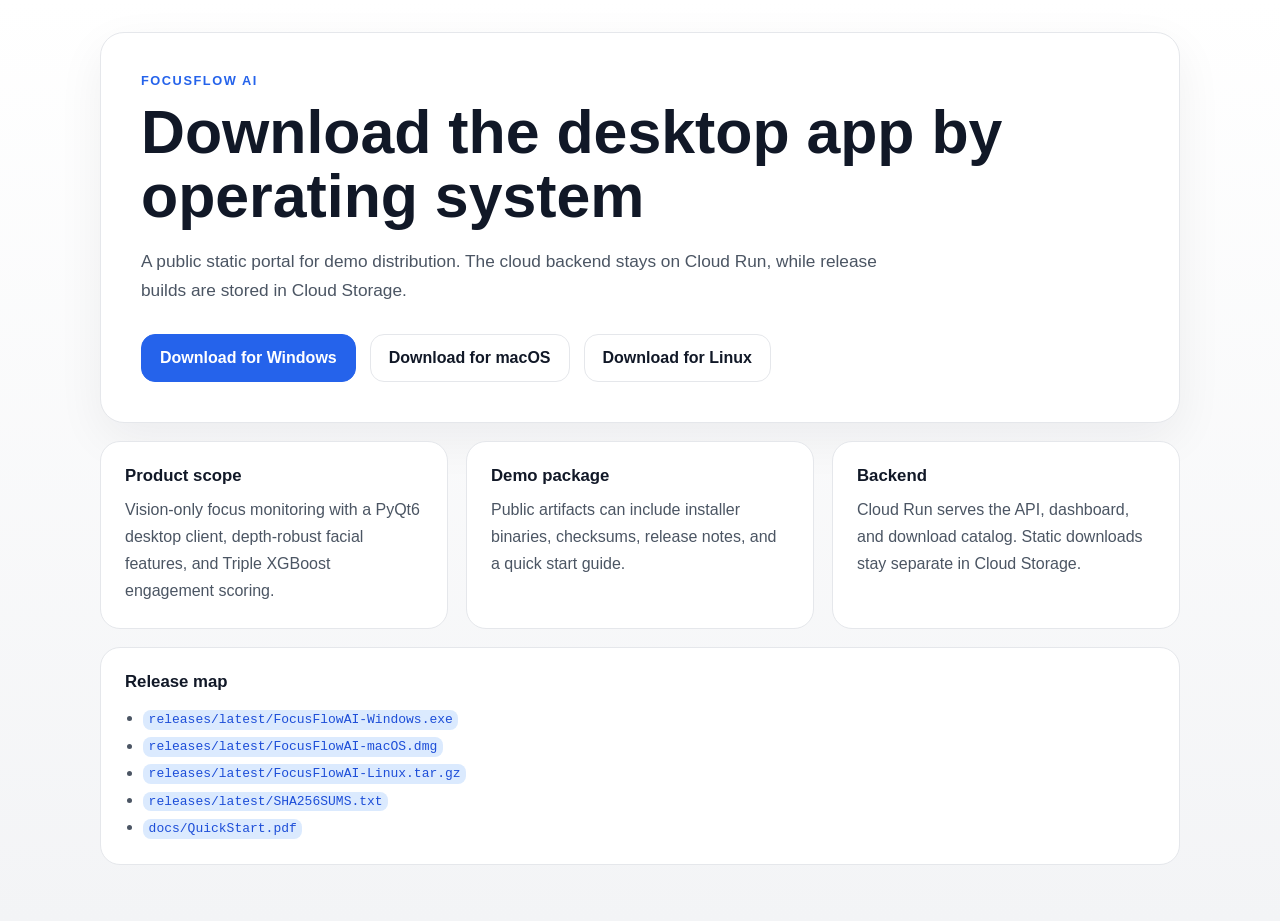
<file: deploy/gcp/static-site/index.html>
<!doctype html>
<html lang="en">
  <head>
    <meta charset="utf-8" />
    <meta name="viewport" content="width=device-width, initial-scale=1" />
    <title>FocusFlow AI | Download Portal</title>
    <meta
      name="description"
      content="Public download portal for FocusFlow AI desktop builds and demo resources."
    />
    <link rel="stylesheet" href="style.css" />
  </head>
  <body>
    <main class="shell">
      <section class="hero">
        <p class="eyebrow">FocusFlow AI</p>
        <h1>Download the desktop app by operating system</h1>
        <p class="lede">
          A public static portal for demo distribution. The cloud backend stays
          on Cloud Run, while release builds are stored in Cloud Storage.
        </p>
        <div class="actions">
          <a class="button primary" href="releases/latest/FocusFlowAI-Windows.exe">
            Download for Windows
          </a>
          <a class="button" href="releases/latest/FocusFlowAI-macOS.dmg">
            Download for macOS
          </a>
          <a class="button" href="releases/latest/FocusFlowAI-Linux.tar.gz">
            Download for Linux
          </a>
        </div>
      </section>

      <section class="grid">
        <article class="card">
          <h2>Product scope</h2>
          <p>
            Vision-only focus monitoring with a PyQt6 desktop client,
            depth-robust facial features, and Triple XGBoost engagement scoring.
          </p>
        </article>
        <article class="card">
          <h2>Demo package</h2>
          <p>
            Public artifacts can include installer binaries, checksums, release
            notes, and a quick start guide.
          </p>
        </article>
        <article class="card">
          <h2>Backend</h2>
          <p>
            Cloud Run serves the API, dashboard, and download catalog. Static
            downloads stay separate in Cloud Storage.
          </p>
        </article>
      </section>

      <section class="releases card">
        <h2>Release map</h2>
        <ul>
          <li><code>releases/latest/FocusFlowAI-Windows.exe</code></li>
          <li><code>releases/latest/FocusFlowAI-macOS.dmg</code></li>
          <li><code>releases/latest/FocusFlowAI-Linux.tar.gz</code></li>
          <li><code>releases/latest/SHA256SUMS.txt</code></li>
          <li><code>docs/QuickStart.pdf</code></li>
        </ul>
      </section>
    </main>
  </body>
</html>
</file>
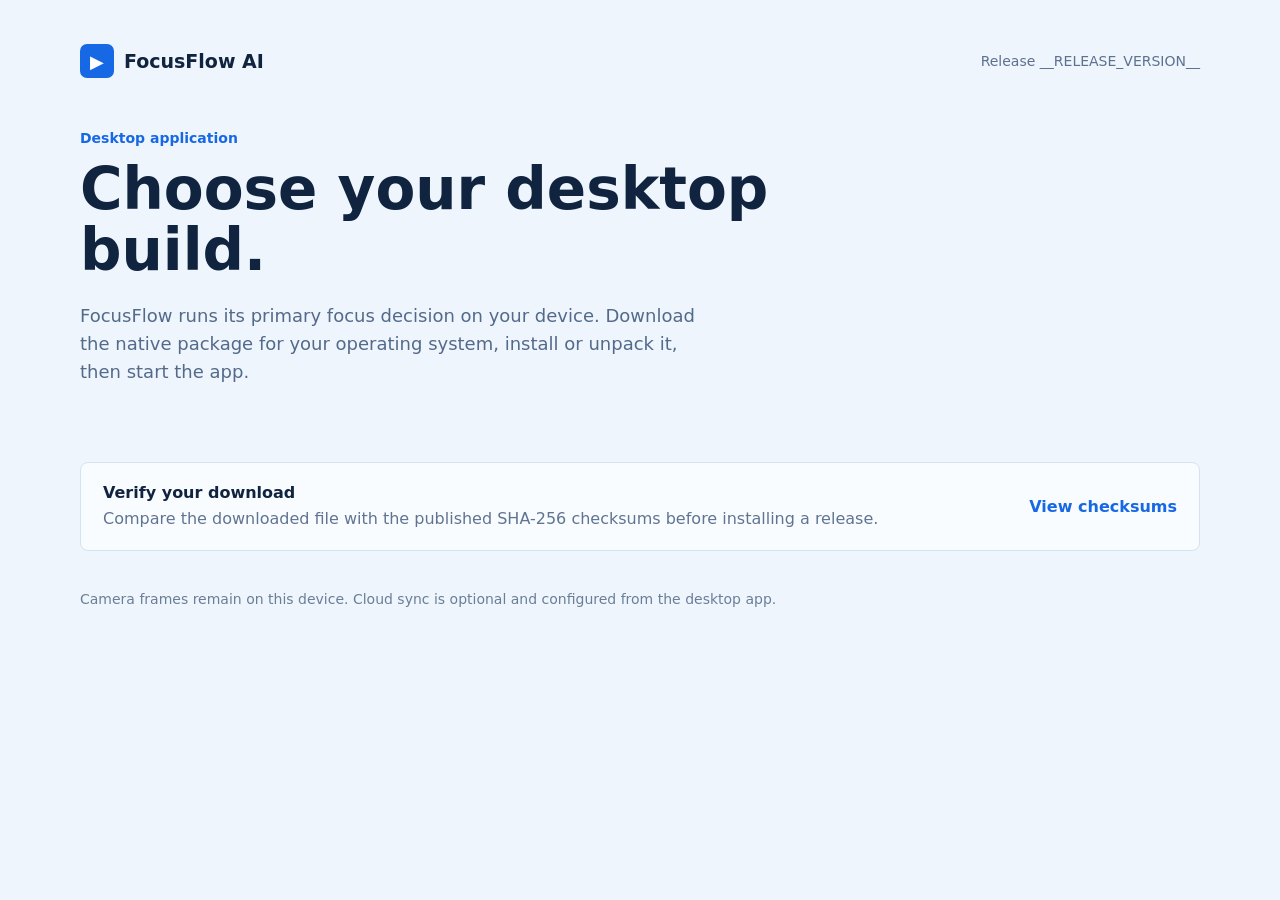
<file: server/templates/releases.html>
<!doctype html>
<html lang="en">
  <head>
    <meta charset="utf-8" />
    <meta name="viewport" content="width=device-width, initial-scale=1" />
    <title>FocusFlow AI | Desktop Downloads</title>
    <meta name="description" content="Download the FocusFlow AI desktop app for your operating system." />
    <style>
      :root { color-scheme: light; font-family: Inter, ui-sans-serif, system-ui, -apple-system, BlinkMacSystemFont, "Segoe UI", sans-serif; }
      * { box-sizing: border-box; }
      body { margin: 0; color: #10233f; background: #eef5fc; }
      main { width: min(1120px, calc(100% - 40px)); margin: 0 auto; padding: 44px 0 54px; }
      .topbar { display: flex; align-items: center; justify-content: space-between; gap: 18px; margin-bottom: 52px; }
      .brand { display: flex; gap: 10px; align-items: center; font-weight: 800; font-size: 19px; }
      .mark { display: grid; place-items: center; width: 34px; height: 34px; border-radius: 7px; background: #1768e5; color: white; font-size: 18px; }
      .version { color: #5d7190; font-size: 14px; }
      .hero { max-width: 710px; }
      .eyebrow { margin: 0 0 13px; color: #1768e5; font-weight: 750; font-size: 14px; }
      h1 { margin: 0; font-size: clamp(34px, 5vw, 58px); line-height: 1.06; letter-spacing: 0; }
      .lede { margin: 20px 0 0; max-width: 640px; color: #536a8b; font-size: 18px; line-height: 1.55; }
      .downloads { display: grid; grid-template-columns: repeat(3, minmax(0, 1fr)); gap: 16px; margin-top: 46px; }
      .release { display: flex; flex-direction: column; min-height: 244px; padding: 22px; border: 1px solid #d6e2f0; border-radius: 8px; background: #fff; box-shadow: 0 12px 30px rgba(35, 80, 132, .08); }
      .platform { margin: 0; font-size: 22px; letter-spacing: 0; }
      .detail { min-height: 40px; margin: 8px 0 0; color: #607492; line-height: 1.4; }
      .format { margin: 20px 0; color: #1d3658; font-weight: 650; font-size: 14px; }
      .download { display: inline-flex; align-items: center; justify-content: center; min-height: 43px; margin-top: auto; border: 1px solid #1768e5; border-radius: 6px; background: #1768e5; color: #fff; text-decoration: none; font-weight: 750; }
      .download:hover { background: #0d56c7; border-color: #0d56c7; }
      .pending { border-color: #d8e0ea; background: #f3f6fa; color: #73849b; cursor: not-allowed; }
      .verify { display: flex; align-items: center; justify-content: space-between; gap: 20px; margin-top: 30px; padding: 20px 22px; border: 1px solid #d6e2f0; border-radius: 8px; background: #f9fcff; }
      .verify h2 { margin: 0 0 5px; font-size: 16px; }
      .verify p { margin: 0; color: #607492; line-height: 1.45; }
      .verify a { color: #1768e5; font-weight: 750; text-decoration: none; white-space: nowrap; }
      footer { margin-top: 40px; color: #6b7e98; font-size: 14px; }
      @media (max-width: 760px) { main { width: min(100% - 28px, 680px); padding-top: 24px; } .topbar { margin-bottom: 38px; } .downloads { grid-template-columns: 1fr; margin-top: 34px; } .release { min-height: 210px; } .verify { align-items: flex-start; flex-direction: column; } }
    </style>
  </head>
  <body>
    <main>
      <div class="topbar">
        <div class="brand"><span class="mark">▶</span> FocusFlow AI</div>
        <div class="version">Release __RELEASE_VERSION__</div>
      </div>
      <section class="hero">
        <p class="eyebrow">Desktop application</p>
        <h1>Choose your desktop build.</h1>
        <p class="lede">FocusFlow runs its primary focus decision on your device. Download the native package for your operating system, install or unpack it, then start the app.</p>
      </section>
      <section id="downloads" class="downloads" aria-label="Desktop downloads"></section>
      <section class="verify">
        <div><h2>Verify your download</h2><p>Compare the downloaded file with the published SHA-256 checksums before installing a release.</p></div>
        <a id="checksums" href="__CHECKSUMS_URL__" target="_blank" rel="noopener">View checksums</a>
      </section>
      <footer>Camera frames remain on this device. Cloud sync is optional and configured from the desktop app.</footer>
    </main>
    <script>
      const releases = __RELEASES_JSON__;
      const container = document.getElementById('downloads');
      const checksums = document.getElementById('checksums');
      if (!checksums.getAttribute('href')) checksums.remove();
      for (const release of releases) {
        const card = document.createElement('article');
        card.className = 'release';
        const title = document.createElement('h2'); title.className = 'platform'; title.textContent = release.platform;
        const detail = document.createElement('p'); detail.className = 'detail'; detail.textContent = release.detail;
        const format = document.createElement('p'); format.className = 'format'; format.textContent = release.format;
        const link = document.createElement(release.url ? 'a' : 'span');
        link.className = 'download' + (release.url ? '' : ' pending');
        link.textContent = release.url ? 'Download ' + release.platform : 'Release pending';
        if (release.url) { link.href = release.url; link.download = release.filename; }
        card.append(title, detail, format, link); container.append(card);
      }
    </script>
  </body>
</html>
</file>
<file: deploy/gcp/static-site/style.css>
:root {
  color-scheme: light;
  --bg: #f3f4f6;
  --panel: #ffffff;
  --text: #111827;
  --muted: #4b5563;
  --accent: #2563eb;
  --accent-soft: #dbeafe;
  --border: #e5e7eb;
}

* {
  box-sizing: border-box;
}

html,
body {
  margin: 0;
  min-height: 100%;
  background: linear-gradient(180deg, #ffffff 0%, var(--bg) 100%);
  color: var(--text);
  font-family: Inter, "Segoe UI", Roboto, Helvetica, Arial, sans-serif;
}

body {
  padding: 32px 20px 56px;
}

.shell {
  max-width: 1080px;
  margin: 0 auto;
}

.hero {
  background: var(--panel);
  border: 1px solid var(--border);
  border-radius: 24px;
  padding: 40px;
  box-shadow: 0 16px 48px rgba(15, 23, 42, 0.06);
}

.eyebrow {
  margin: 0 0 12px;
  text-transform: uppercase;
  letter-spacing: 0.12em;
  font-size: 0.8rem;
  color: var(--accent);
  font-weight: 700;
}

h1 {
  margin: 0;
  font-size: clamp(2rem, 5vw, 3.8rem);
  line-height: 1.06;
}

.lede {
  max-width: 760px;
  margin: 18px 0 0;
  font-size: 1.08rem;
  line-height: 1.7;
  color: var(--muted);
}

.actions {
  display: flex;
  flex-wrap: wrap;
  gap: 14px;
  margin-top: 28px;
}

.button {
  display: inline-flex;
  align-items: center;
  justify-content: center;
  padding: 14px 18px;
  border-radius: 14px;
  border: 1px solid var(--border);
  background: #fff;
  color: var(--text);
  text-decoration: none;
  font-weight: 700;
}

.button.primary {
  background: var(--accent);
  color: #fff;
  border-color: var(--accent);
}

.grid {
  display: grid;
  grid-template-columns: repeat(3, minmax(0, 1fr));
  gap: 18px;
  margin-top: 18px;
}

.card {
  background: var(--panel);
  border: 1px solid var(--border);
  border-radius: 20px;
  padding: 24px;
}

.card h2 {
  margin: 0 0 10px;
  font-size: 1.05rem;
}

.card p,
.card li {
  margin: 0;
  line-height: 1.7;
  color: var(--muted);
}

.releases {
  margin-top: 18px;
}

.releases ul {
  margin: 12px 0 0;
  padding-left: 18px;
}

code {
  padding: 0.15rem 0.35rem;
  border-radius: 8px;
  background: var(--accent-soft);
  color: #1d4ed8;
}

@media (max-width: 900px) {
  .hero {
    padding: 28px;
  }

  .grid {
    grid-template-columns: 1fr;
  }
}
</file>
